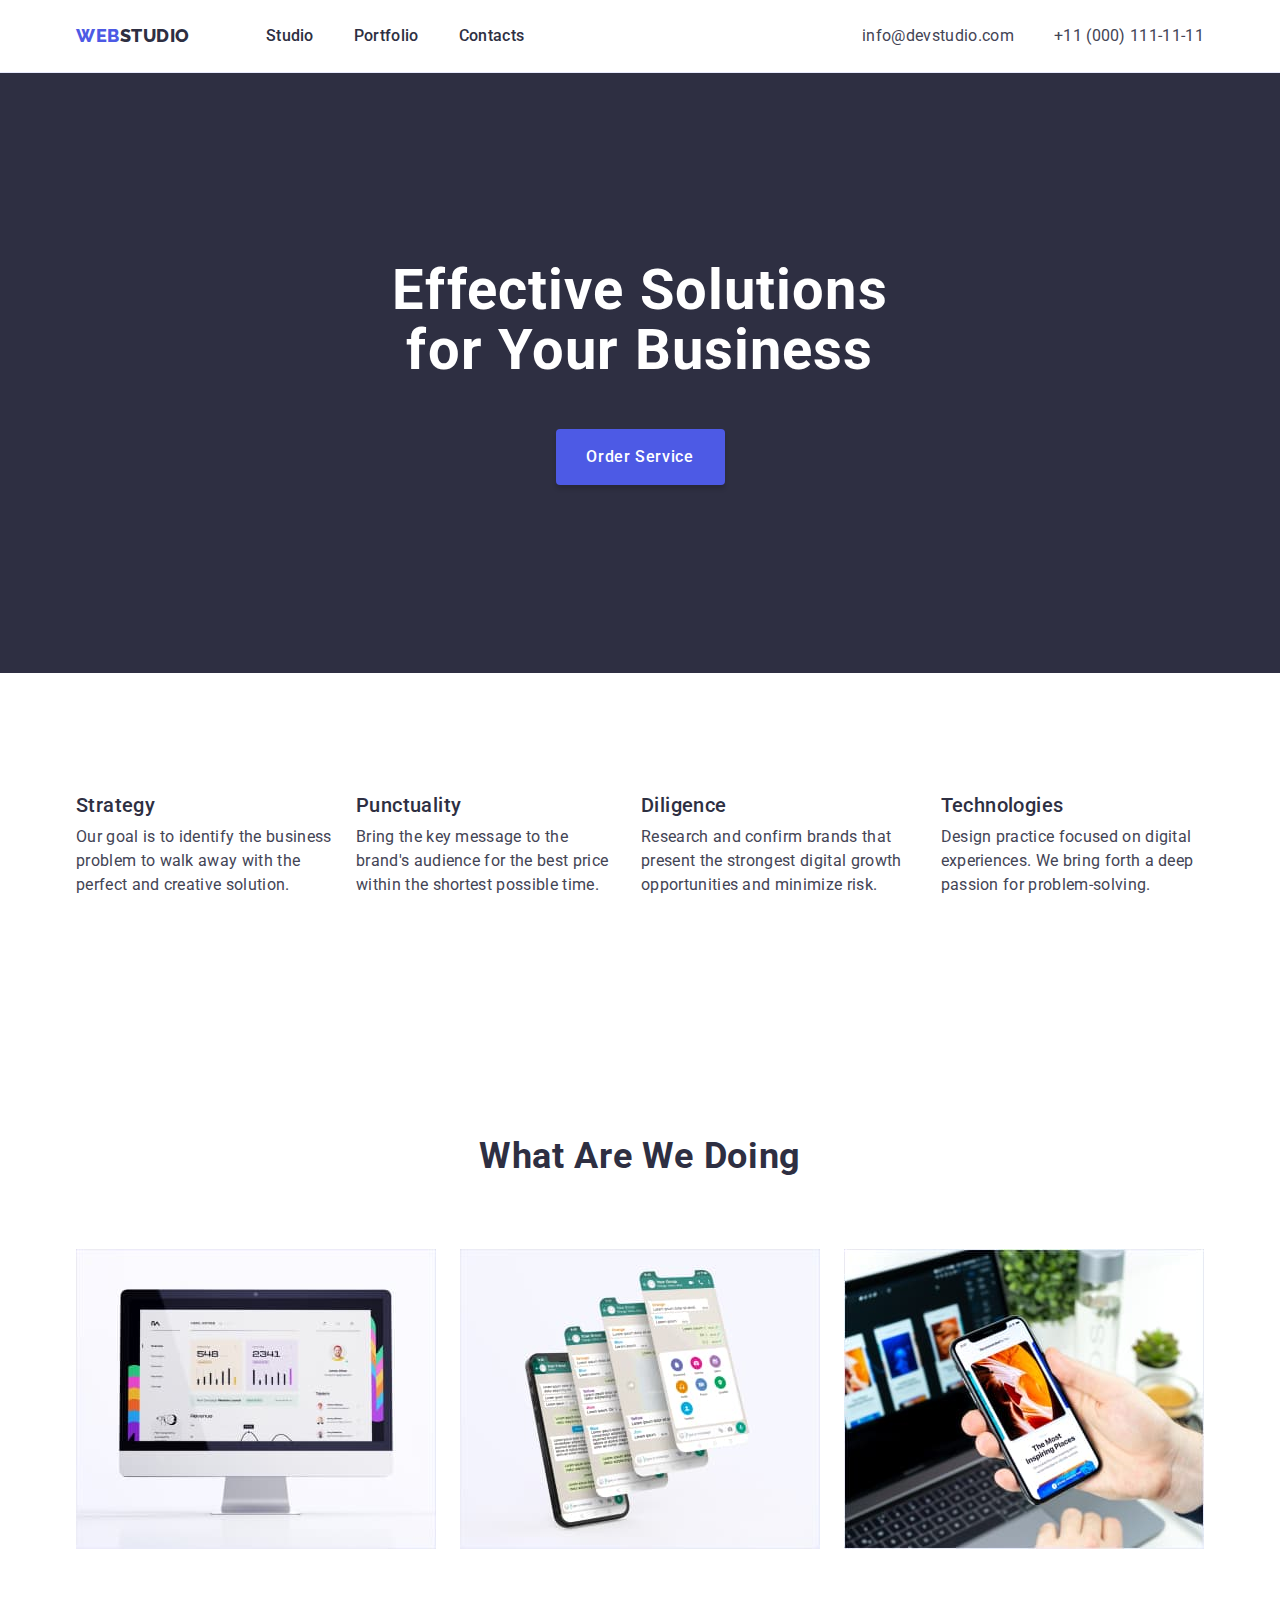
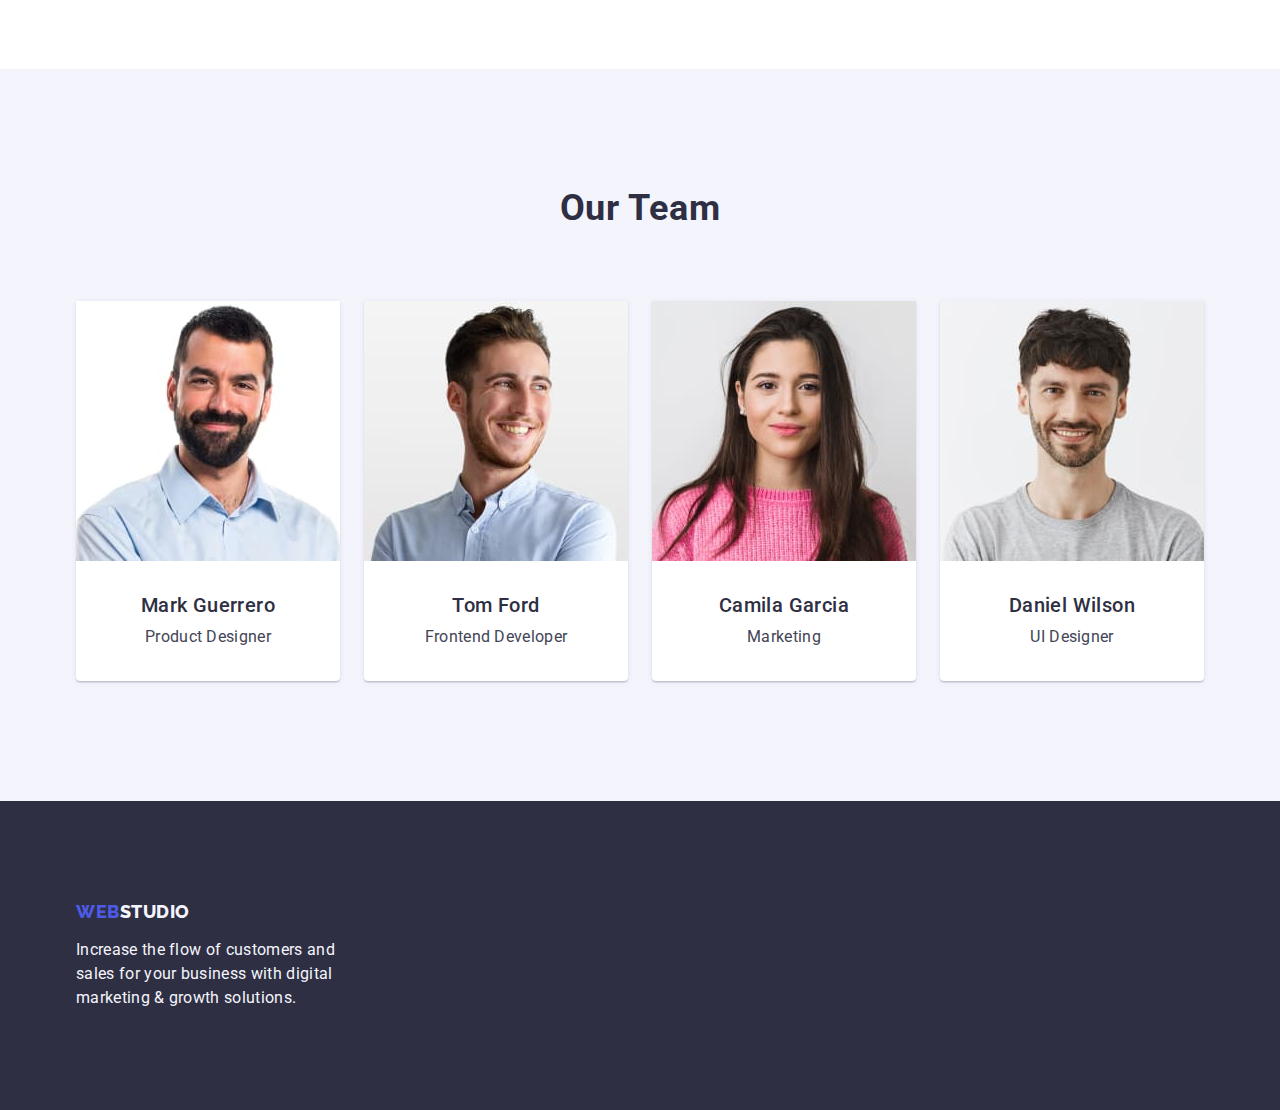
<file: index.html>
<!DOCTYPE html>
<html lang="en">
  <head>
    <meta charset="UTF-8" />
    <meta http-equiv="X-UA-Compatible" content="IE=edge" />
    <meta name="viewport" content="width=device-width, initial-scale=1.0" />
    <title>WEBSTUDIO</title>

    <link rel="preconnect" href="https://fonts.googleapis.com" />
    <link rel="preconnect" href="https://fonts.gstatic.com" crossorigin />
    <link
      href="https://fonts.googleapis.com/css2?family=Raleway:wght@800&family=Roboto:wght@400;500;700;900&display=swap"
      rel="stylesheet"
    />

    <link
      rel="stylesheet"
      href="https://cdnjs.cloudflare.com/ajax/libs/modern-normalize/2.0.0/modern-normalize.min.css"
    />
    <link rel="stylesheet" href="./css/styles.css" />
  </head>

  <body>
    <!-- HEADER  -->
    <header class="header">
      <div class="container header-container">
        <nav class="nav-container">
          <a href="./index.html" class="logo link"
            >Web<span class="header-logo">Studio</span></a
          >
          <ul class="list nav-menu">
            <li><a href="./index.html" class="nav-link link">Studio</a></li>
            <li>
              <a href="./portfolio.html" class="nav-link link">Portfolio</a>
            </li>
            <li><a href="" class="nav-link link">Contacts</a></li>
          </ul>
        </nav>
        <address class="contact-info">
          <ul class="list contact-list">
            <li>
              <a href="mailto:info@devstudio.com" class="contact-item link"
                >info@devstudio.com</a
              >
            </li>
            <li>
              <a href="tel:+110001111111" class="contact-item link"
                >+11 (000) 111-11-11</a
              >
            </li>
          </ul>
        </address>
      </div>
    </header>
    <main>
      <!-- HERO -->
      <section class="hero">
        <div class="container">
          <h1 class="hero-title">Effective Solutions for Your Business</h1>
          <button type="button" class="hero-button">Order Service</button>
        </div>
      </section>
      <!-- FEATURES  -->
      <section class="features section">
        <div class="container">
          <h2 class="features-title section-title visually-hidden">Features</h2>
          <ul class="list features-container">
            <li class="features-item">
              <h3 class="features-subtitle subtitle">Strategy</h3>
              <p class="features-text text">
                Our goal is to identify the business problem to walk away with
                the perfect and creative solution.
              </p>
            </li>
            <li class="features-item">
              <h3 class="features-subtitle subtitle">Punctuality</h3>
              <p class="features-text text">
                Bring the key message to the brand's audience for the best price
                within the shortest possible time.
              </p>
            </li>
            <li class="features-item">
              <h3 class="features-subtitle subtitle">Diligence</h3>
              <p class="features-text text">
                Research and confirm brands that present the strongest digital
                growth opportunities and minimize risk.
              </p>
            </li>
            <li class="features-item">
              <h3 class="features-subtitle subtitle">Technologies</h3>
              <p class="features-text text">
                Design practice focused on digital experiences. We bring forth a
                deep passion for problem-solving.
              </p>
            </li>
          </ul>
        </div>
      </section>
      <!-- SERVICES -->
      <section class="services section">
        <div class="container">
          <h2 class="services-title section-title">What are we doing</h2>
          <ul class="list services-list">
            <li class="services-item">
              <img
                src="./images/services/computer.jpg"
                alt="Computer monitor"
                width="360"
              />
            </li>
            <li class="services-item">
              <img
                src="./images/services/apps.jpg"
                alt="Phone apps"
                width="360"
              />
            </li>
            <li class="services-item">
              <img
                src="./images/services/phone.jpg"
                alt="Someone hold the phone"
                width="360"
              />
            </li>
          </ul>
        </div>
      </section>
      <!-- OUR TEAM  -->
      <section class="our-team section">
        <div class="container">
          <h2 class="our-team-title section-title">Our Team</h2>
          <ul class="list our-team-list">
            <li class="member-card">
              <img
                src="./images/our-team/mark-guerrero.jpg"
                alt="Team member Mark Guerrero"
                width="264"
              />
              <div class="team-card-text">
                <h3 class="subtitle our-team-subtitle">Mark Guerrero</h3>
                <p class="text our-team-text">Product Designer</p>
              </div>
            </li>
            <li class="member-card">
              <img
                src="./images/our-team/tom-ford.jpg"
                alt="Team member Tom Ford"
                width="264"
              />
              <div class="team-card-text">
                <h3 class="subtitle our-team-subtitle">Tom Ford</h3>
                <p class="text our-team-text">Frontend Developer</p>
              </div>
            </li>
            <li class="member-card">
              <img
                src="./images/our-team/camila-garcia.jpg"
                alt="Team member Camila Garcia"
                width="264"
              />
              <div class="team-card-text">
                <h3 class="subtitle our-team-subtitle">Camila Garcia</h3>
                <p class="text our-team-text">Marketing</p>
              </div>
            </li>
            <li class="member-card">
              <img
                src="./images/our-team/daniel-wilson.jpg"
                alt="Team member Daniel Wilson"
                width="264"
              />
              <div class="team-card-text">
                <h3 class="subtitle our-team-subtitle">Daniel Wilson</h3>
                <p class="text our-team-text">UI Designer</p>
              </div>
            </li>
          </ul>
        </div>
      </section>
    </main>
    <!-- FOOTER  -->
    <footer class="footer">
      <div class="container">
        <a href="./index.html" class="logo link"
          >Web<span class="footer-logo">Studio</span></a
        >
        <p class="footer-text">
          Increase the flow of customers and sales for your business with
          digital marketing & growth solutions.
        </p>
      </div>
    </footer>
  </body>
</html>
</file>
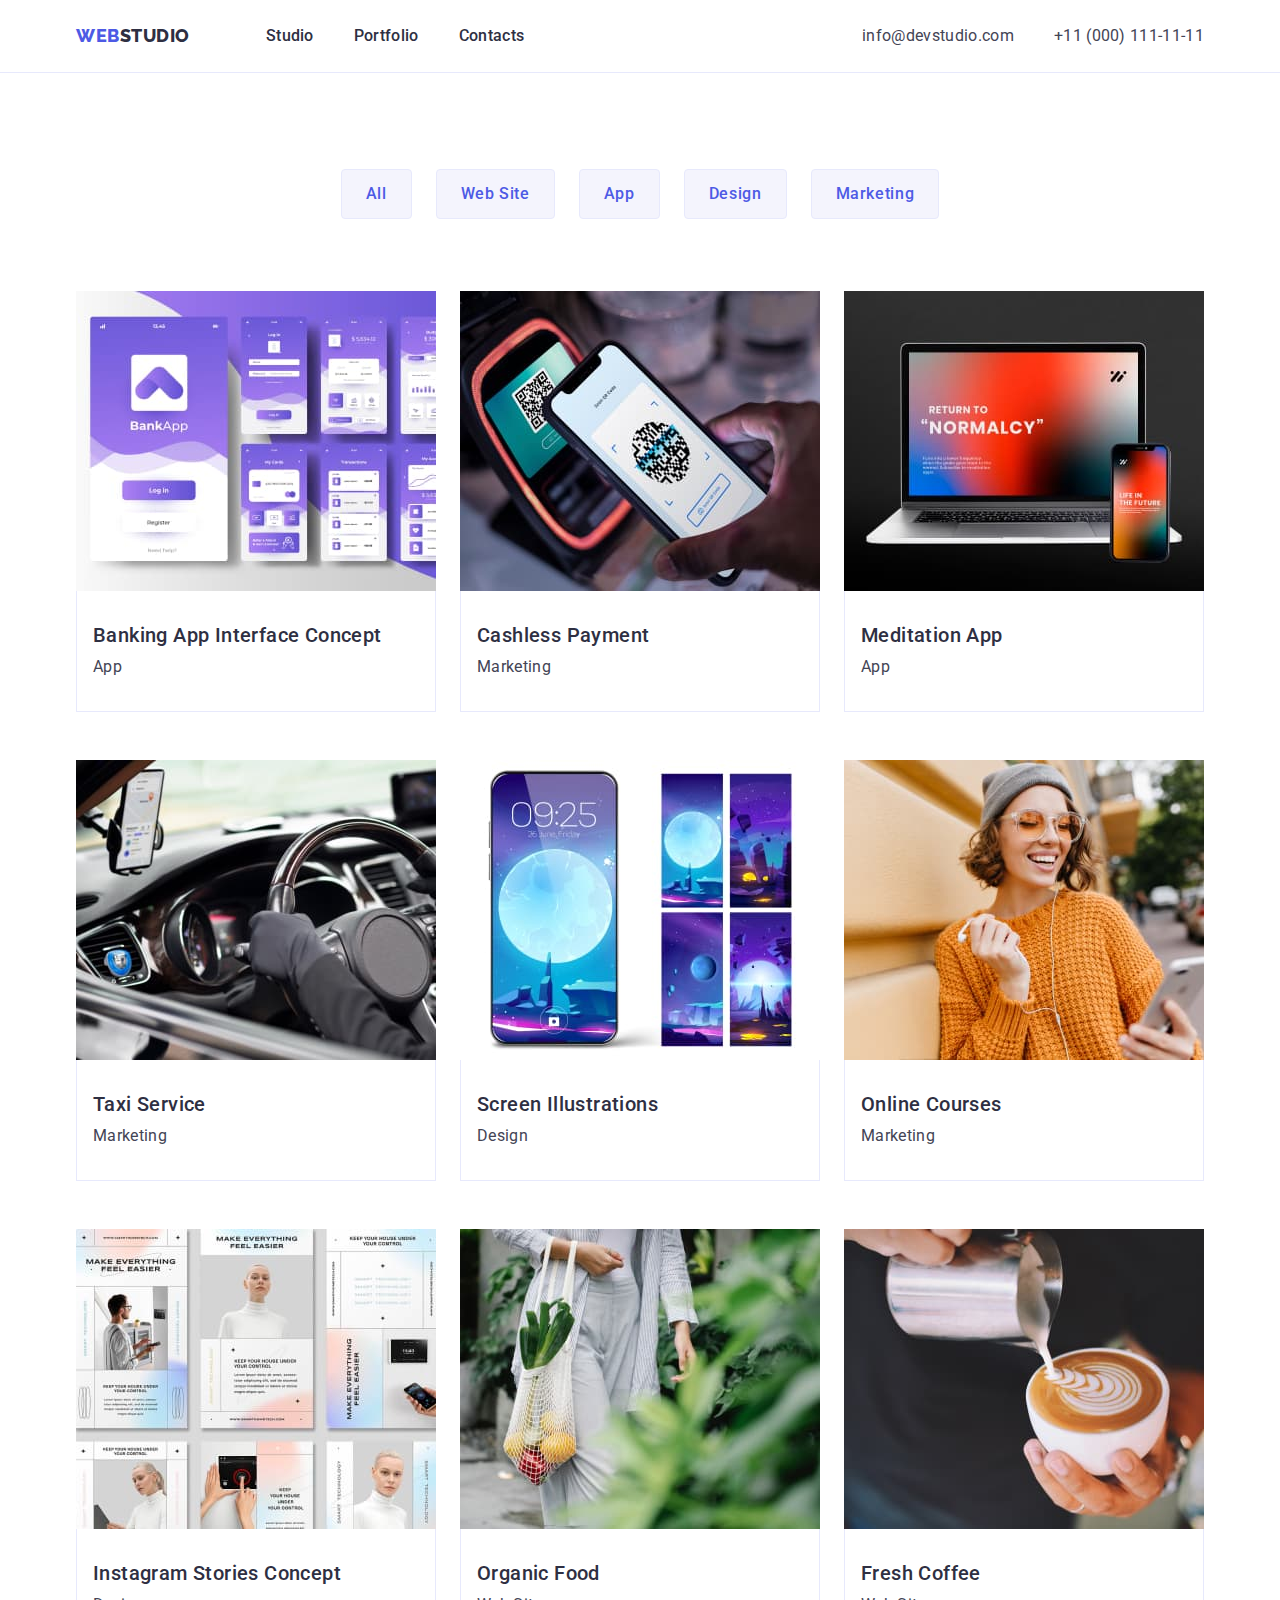
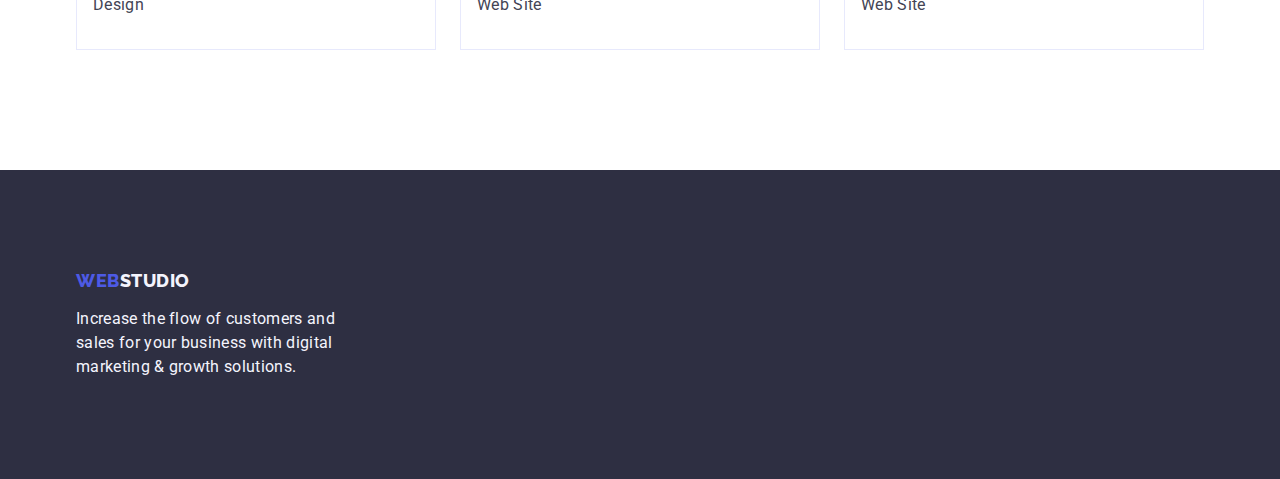
<file: portfolio.html>
<!DOCTYPE html>
<html lang="en">
  <head>
    <meta charset="UTF-8" />
    <meta http-equiv="X-UA-Compatible" content="IE=edge" />
    <meta name="viewport" content="width=device-width, initial-scale=1.0" />
    <title>Portfolio</title>

    <link rel="preconnect" href="https://fonts.googleapis.com" />
    <link rel="preconnect" href="https://fonts.gstatic.com" crossorigin />
    <link
      href="https://fonts.googleapis.com/css2?family=Raleway:wght@800&family=Roboto:wght@400;500;700;900&display=swap"
      rel="stylesheet"
    />

    <link
      rel="stylesheet"
      href="https://cdnjs.cloudflare.com/ajax/libs/modern-normalize/2.0.0/modern-normalize.min.css"
    />

    <link rel="stylesheet" href="./css/styles.css" />
  </head>
  <body>
    <!-- HEADER  -->
    <header class="header">
      <div class="container header-container">
        <nav class="nav-container">
          <a href="./index.html" class="logo link"
            >Web<span class="header-logo">Studio</span></a
          >
          <ul class="list nav-menu">
            <li><a href="./index.html" class="nav-link link">Studio</a></li>
            <li>
              <a href="./portfolio.html" class="nav-link link">Portfolio</a>
            </li>
            <li><a href="" class="nav-link link">Contacts</a></li>
          </ul>
        </nav>
        <address class="contact-info">
          <ul class="list contact-list">
            <li>
              <a href="mailto:info@devstudio.com" class="contact-item link"
                >info@devstudio.com</a
              >
            </li>
            <li>
              <a href="tel:+110001111111" class="contact-item link"
                >+11 (000) 111-11-11</a
              >
            </li>
          </ul>
        </address>
      </div>
    </header>
    <!-- MAIN CONTENT  -->
    <main>
      <section class="portfolio-section">
        <div class="container">
          <h1 class="visually-hidden">Portfolio</h1>
          <ul class="list filters-container">
            <li><button type="button" class="filter-buttom">All</button></li>
            <li>
              <button type="button" class="filter-buttom">Web Site</button>
            </li>
            <li><button type="button" class="filter-buttom">App</button></li>
            <li><button type="button" class="filter-buttom">Design</button></li>
            <li>
              <button type="button" class="filter-buttom">Marketing</button>
            </li>
          </ul>

          <ul class="list portfolio-container">
            <li class="portfolio-card">
              <a href="" class="link">
                <img
                  src="./images/portfolio/banking-app.jpg"
                  alt="Banking App Interface"
                  width="360"
                  height="300"
                />
                <div class="portfolio-card-text">
                  <h2 class="subtitle">Banking App Interface Concept</h2>
                  <p class="text">App</p>
                </div>
              </a>
            </li>
            <li class="portfolio-card">
              <a href="" class="link">
                <img
                  src="./images/portfolio/cashless-payment.jpg"
                  alt="Cashless payment by phone"
                  width="360"
                  height="300"
                />
                <div class="portfolio-card-text">
                  <h2 class="subtitle">Cashless Payment</h2>
                  <p class="text">Marketing</p>
                </div>
              </a>
            </li>
            <li class="portfolio-card">
              <a href="" class="link">
                <img
                  src="./images/portfolio/meditation-app.jpg"
                  alt="Meditation app"
                  width="360"
                  height="300"
                />
                <div class="portfolio-card-text">
                  <h2 class="subtitle">Meditation App</h2>
                  <p class="text">App</p>
                </div>
              </a>
            </li>
            <li class="portfolio-card">
              <a href="" class="link">
                <img
                  src="./images/portfolio/taxi-service.jpg"
                  alt="car"
                  width="360"
                  height="300"
                />
                <div class="portfolio-card-text">
                  <h2 class="subtitle">Taxi Service</h2>
                  <p class="text">Marketing</p>
                </div>
              </a>
            </li>
            <li class="portfolio-card">
              <a href="" class="link">
                <img
                  src="./images/portfolio/screen-illustrations.jpg"
                  alt="Phone screens"
                  width="360"
                  height="300"
                />
                <div class="portfolio-card-text">
                  <h2 class="subtitle">Screen Illustrations</h2>
                  <p class="text">Design</p>
                </div>
              </a>
            </li>
            <li class="portfolio-card">
              <a href="" class="link">
                <img
                  src="./images/portfolio/online-courses.jpg"
                  alt="Young girl"
                  width="360"
                  height="300"
                />
                <div class="portfolio-card-text">
                  <h2 class="subtitle">Online Courses</h2>
                  <p class="text">Marketing</p>
                </div>
              </a>
            </li>
            <li class="portfolio-card">
              <a href="" class="link">
                <img
                  src="./images/portfolio/instagram-stories.jpg"
                  alt="Instagram stories makets"
                  width="360"
                  height="300"
                />
                <div class="portfolio-card-text">
                  <h2 class="subtitle">Instagram Stories Concept</h2>
                  <p class="text">Design</p>
                </div>
              </a>
            </li>
            <li class="portfolio-card">
              <a href="" class="link">
                <img
                  src="./images/portfolio/organic-food.jpg"
                  alt="Bag with wegetables"
                  width="360"
                  height="300"
                />
                <div class="portfolio-card-text">
                  <h2 class="subtitle">Organic Food</h2>
                  <p class="text">Web Site</p>
                </div>
              </a>
            </li>
            <li class="portfolio-card">
              <a href="" class="link">
                <img
                  src="./images/portfolio/coffee.jpg"
                  alt="Cup of coffee"
                  width="360"
                  height="300"
                />
                <div class="portfolio-card-text">
                  <h2 class="subtitle">Fresh Coffee</h2>
                  <p class="text">Web Site</p>
                </div>
              </a>
            </li>
          </ul>
        </div>
      </section>
    </main>

    <!-- FOOTER  -->
    <footer class="footer">
      <div class="container">
        <a href="./index.html" class="logo link"
          >Web<span class="footer-logo">Studio</span></a
        >
        <p class="footer-text">
          Increase the flow of customers and sales for your business with
          digital marketing & growth solutions.
        </p>
      </div>
    </footer>
  </body>
</html>
</file>
<file: css/styles.css>
:root {
  --brand-color-dark: #2e2f42;
  --text-color: #434455;
  --accent-color: #404bbf;
  --white-color: #ffffff;
  --brand-color-light: #f4f4fd;
  --logo-color: #4d5ae5;
}

body {
  font-family: "Roboto", sans-serif;
  color: var(--text-color);
  background-color: var(--white-color);
}

h1,
h2,
h3,
h4,
p {
  margin: 0;
}

ul,
ol {
  margin: 0;
  padding: 0;
}

img {
  display: block;
}

.list {
  list-style: none;
}

.link {
  text-decoration: none;
  font-family: inherit;
}

.container {
  width: 1158px;
  padding-left: 15px;
  padding-right: 15px;
  margin-left: auto;
  margin-right: auto;
}

.section {
  padding: 120px 0;
}

.visually-hidden {
  position: absolute;
  white-space: nowrap;
  width: 1px;
  height: 1px;
  overflow: hidden;
  border: 0;
  padding: 0;
  clip: rect(0 0 0 0);
  clip-path: inset(50%);
  margin: -1px;
}

.section-title {
  margin-bottom: 72px;

  font-style: normal;
  font-weight: 700;
  font-size: 36px;
  line-height: 1.11;
  text-align: center;
  letter-spacing: 0.02em;
  text-transform: capitalize;
  color: var(--brand-color-dark);
}

.subtitle {
  margin-bottom: 8px;

  font-style: normal;
  font-weight: 500;
  font-size: 20px;
  line-height: 1.2;
  letter-spacing: 0.02em;
  color: var(--brand-color-dark);
}

.text {
  font-size: 16px;
  line-height: 1.5;
  letter-spacing: 0.02em;
  color: var(--text-color);
}

/* HEADER  */
.header {
  background-color: var(--white-color);
  padding-top: 24px;
  padding-bottom: 24px;

  border-bottom: 1px solid #e7e9fc;
}
.header-container {
  display: flex;
}

/* LOGO  */
.logo {
  margin-right: 76px;

  font-family: "Raleway", sans-serif;
  font-style: normal;
  font-weight: 800;
  font-size: 18px;
  line-height: 1.17;
  display: flex;
  align-items: center;
  letter-spacing: 0.03em;
  text-transform: uppercase;
  color: var(--logo-color);
}

.header-logo {
  color: var(--brand-color-dark);
}

.logo-first-part {
  color: var(--logo-color);
}

/* NAVIGATION  */
.nav-container {
  display: flex;
  align-items: center;
}

.nav-menu {
  display: flex;
  align-items: center;
  gap: 40px;
}

.nav-link {
  padding: 24px 0;
  font-style: normal;
  font-weight: 500;
  font-size: 16px;
  line-height: 1.5;
  letter-spacing: 0.02em;
  color: var(--brand-color-dark);
}
.nav-link:hover,
.nav-link:focus {
  color: var(--accent-color);
}

/* CONTACT  */

.contact-info {
  font-style: normal;
  margin-left: auto;
}
.contact-list {
  display: flex;
  align-items: center;
  gap: 40px;
}

.contact-item {
  font-weight: 400;
  font-size: 16px;
  line-height: 1.5;
  letter-spacing: 0.02em;
  color: var(--text-color);
}

.contact-item:hover,
.contact-item:focus {
  color: var(--accent-color);
}
/* ======================== MAIN PAGE ========================== */

/* HERO  */
.hero {
  background-color: var(--brand-color-dark);
  padding-top: 188px;
  padding-bottom: 188px;
}

.hero-title {
  max-width: 496px;
  text-align: center;
  margin-bottom: 48px;
  margin-left: auto;
  margin-right: auto;

  font-style: normal;
  font-weight: 700;
  font-size: 56px;
  line-height: 1.07;
  letter-spacing: 0.02em;

  color: var(--white-color);
}

.hero-button {
  display: block;
  margin-left: auto;
  margin-right: auto;
  box-shadow: 0px 4px 4px rgba(0, 0, 0, 0.15);
  border-radius: 4px;
  border: transparent;
  min-width: 169px;
  min-height: 56px;

  font-style: normal;
  font-weight: 500;
  font-size: 16px;
  line-height: 1.5;
  letter-spacing: 0.04em;
  color: var(--white-color);
  background-color: var(--logo-color);
  cursor: pointer;
}

.hero-button:hover,
.hero-button:focus {
  background-color: var(--accent-color);
}

/* FEATURES  */

.features {
  background-color: var(--white-color);
}

.features-container {
  display: flex;
  align-items: center;
  gap: 24px;
}

.features-item {
  flex-basis: calc((100%-72px) / 4);
}

/* SERVICES  */
.services {
  background-color: var(--white-color);
}
.services-list {
  display: flex;
  gap: 24px;
}

.services-item {
  flex-basis: calc((100%-48px) / 3);
}

/* OUR TEAM  */

.our-team {
  background-color: var(--brand-color-light);
}

.our-team-list {
  display: flex;
  gap: 24px;
}

.member-card {
  flex-basis: calc((100%-24px * 3) / 4);

  box-shadow: 0px 1px 6px rgba(46, 47, 66, 0.08),
    0px 1px 1px rgba(46, 47, 66, 0.16), 0px 2px 1px rgba(46, 47, 66, 0.08);
  border-radius: 0px 0px 4px 4px;

  background-color: var(--white-color);
}

.team-card-text {
  padding: 32px 16px;
}

.our-team .subtitle {
  text-align: center;
}

.our-team .text {
  text-align: center;
  color: var(--text-color);
}
/* / CONTENT  */

/* FOOTER  */
.footer {
  padding-top: 100px;
  padding-bottom: 100px;

  background-color: var(--brand-color-dark);
}
.footer .logo {
  display: inline-block;
  margin-bottom: 16px;
}
.footer-logo {
  color: var(--brand-color-light);
}

.footer .footer-text {
  max-width: 264px;

  font-weight: 400;
  font-size: 16px;
  line-height: 1.5;
  letter-spacing: 0.02em;
  color: var(--brand-color-light);
}
/* ======================== / MAIN PAGE ========================== */

/* ======================== PORTFOLIO PAGE ========================== */

/* PORTFOLIO FILTER BUTTONS  */

.portfolio-section {
  padding-top: 96px;
  padding-bottom: 120px;
}

.filters-container {
  display: flex;
  margin-bottom: 72px;
  justify-content: center;
  gap: 24px;
}

.filter-buttom {
  padding: 12px 24px;

  font-style: normal;
  font-weight: 500;
  font-size: 16px;
  line-height: 1.5;
  text-align: center;
  letter-spacing: 0.04em;
  color: var(--logo-color);
  background-color: var(--brand-color-light);
  cursor: pointer;

  border: 1px solid #e7e9fc;
  border-radius: 4px;
}

.filter-buttom:hover,
.filter-buttom:focus {
  color: var(--white-color);
  background-color: var(--accent-color);
  cursor: pointer;

  box-shadow: 0px 3px 1px rgba(0, 0, 0, 0.1), 0px 2px 1px rgba(0, 0, 0, 0.08),
    0px 2px 2px rgba(0, 0, 0, 0.12);
  border-radius: 4px;
  border: 1px solid transparent;
}

/* PORTFOLIO CARDS  */

.portfolio-container {
  display: flex;
  flex-wrap: wrap;
  gap: 48px 24px;
}
.portfolio-card {
  background-color: var(--white-color);
  flex-basis: calc(100%-48px) / 3;
}

.portfolio-card-text {
  padding: 32px 16px;
  border: 1px solid #e7e9fc;
  border-top: none;
}
</file>
